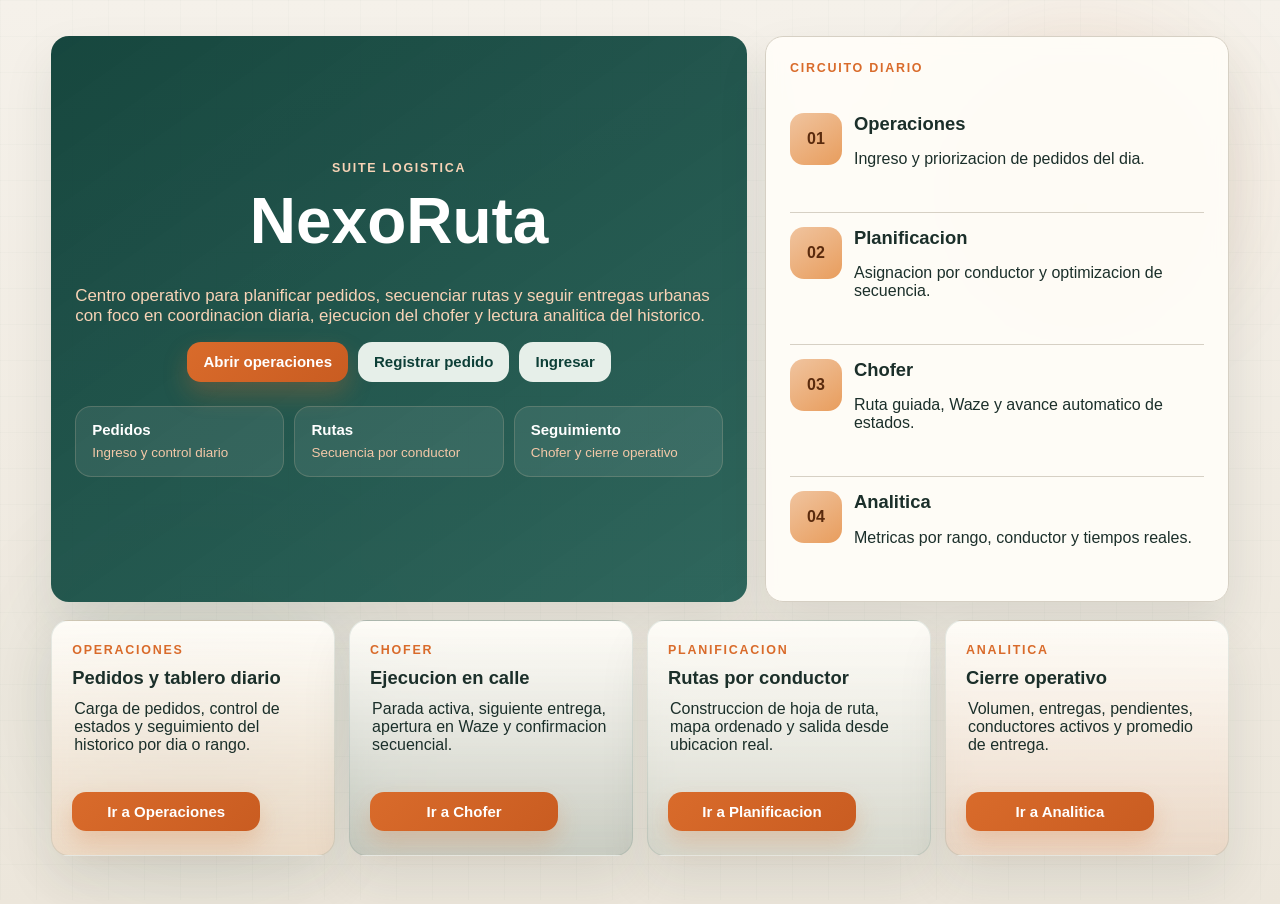
<file: templates/index.html>
<!DOCTYPE html>
<html lang="es">
<head>
  <meta charset="UTF-8">
  <meta name="viewport" content="width=device-width, initial-scale=1.0">
  <title>NexoRuta | Centro logistico</title>
  <link rel="stylesheet" href="/static/style.css?v=20260314-1">
</head>
<body>
  <div class="bg-grid"></div>
  <div class="glow glow-amber"></div>
  <div class="glow glow-cyan"></div>

  <main class="container landing-shell">
    <section class="hero-panel">
      <div class="hero-copy">
        <p class="eyebrow">Suite logistica</p>
        <h1>NexoRuta</h1>
        <p class="lead">
          Centro operativo para planificar pedidos, secuenciar rutas y seguir entregas urbanas
          con foco en coordinacion diaria, ejecucion del chofer y lectura analitica del historico.
        </p>

        <div class="actions">
          <a class="btn btn-primary" href="/dashboard">Abrir operaciones</a>
          <a class="btn btn-secondary" href="/nuevo-envio">Registrar pedido</a>
          <a class="btn btn-secondary" href="/login">Ingresar</a>
        </div>

        <div class="hero-metrics" aria-label="Resumen operativo">
          <div class="hero-metric">
            <strong>Pedidos</strong>
            <span>Ingreso y control diario</span>
          </div>
          <div class="hero-metric">
            <strong>Rutas</strong>
            <span>Secuencia por conductor</span>
          </div>
          <div class="hero-metric">
            <strong>Seguimiento</strong>
            <span>Chofer y cierre operativo</span>
          </div>
        </div>
      </div>

      <div class="hero-aside card">
        <p class="eyebrow">Circuito diario</p>
        <div class="journey-step">
          <span>01</span>
          <div>
            <h3>Operaciones</h3>
            <p>Ingreso y priorizacion de pedidos del dia.</p>
          </div>
        </div>
        <div class="journey-step">
          <span>02</span>
          <div>
            <h3>Planificacion</h3>
            <p>Asignacion por conductor y optimizacion de secuencia.</p>
          </div>
        </div>
        <div class="journey-step">
          <span>03</span>
          <div>
            <h3>Chofer</h3>
            <p>Ruta guiada, Waze y avance automatico de estados.</p>
          </div>
        </div>
        <div class="journey-step">
          <span>04</span>
          <div>
            <h3>Analitica</h3>
            <p>Metricas por rango, conductor y tiempos reales.</p>
          </div>
        </div>
      </div>
    </section>

    <section class="module-grid">
      <article class="card module-card module-ops">
        <p class="eyebrow">Operaciones</p>
        <h3>Pedidos y tablero diario</h3>
        <p>Carga de pedidos, control de estados y seguimiento del historico por dia o rango.</p>
        <a class="btn module-link module-cta" href="/dashboard">Ir a Operaciones</a>
      </article>

      <article class="card module-card module-driver">
        <p class="eyebrow">Chofer</p>
        <h3>Ejecucion en calle</h3>
        <p>Parada activa, siguiente entrega, apertura en Waze y confirmacion secuencial.</p>
        <a class="btn module-link module-cta" href="/dashboard">Ir a Chofer</a>
      </article>

      <article class="card module-card module-plan">
        <p class="eyebrow">Planificacion</p>
        <h3>Rutas por conductor</h3>
        <p>Construccion de hoja de ruta, mapa ordenado y salida desde ubicacion real.</p>
        <a class="btn module-link module-cta" href="/conductores">Ir a Planificacion</a>
      </article>

      <article class="card module-card module-analytics">
        <p class="eyebrow">Analitica</p>
        <h3>Cierre operativo</h3>
        <p>Volumen, entregas, pendientes, conductores activos y promedio de entrega.</p>
        <a class="btn module-link module-cta" href="/analitica">Ir a Analitica</a>
      </article>
    </section>
  </main>
</body>
</html>
</file>
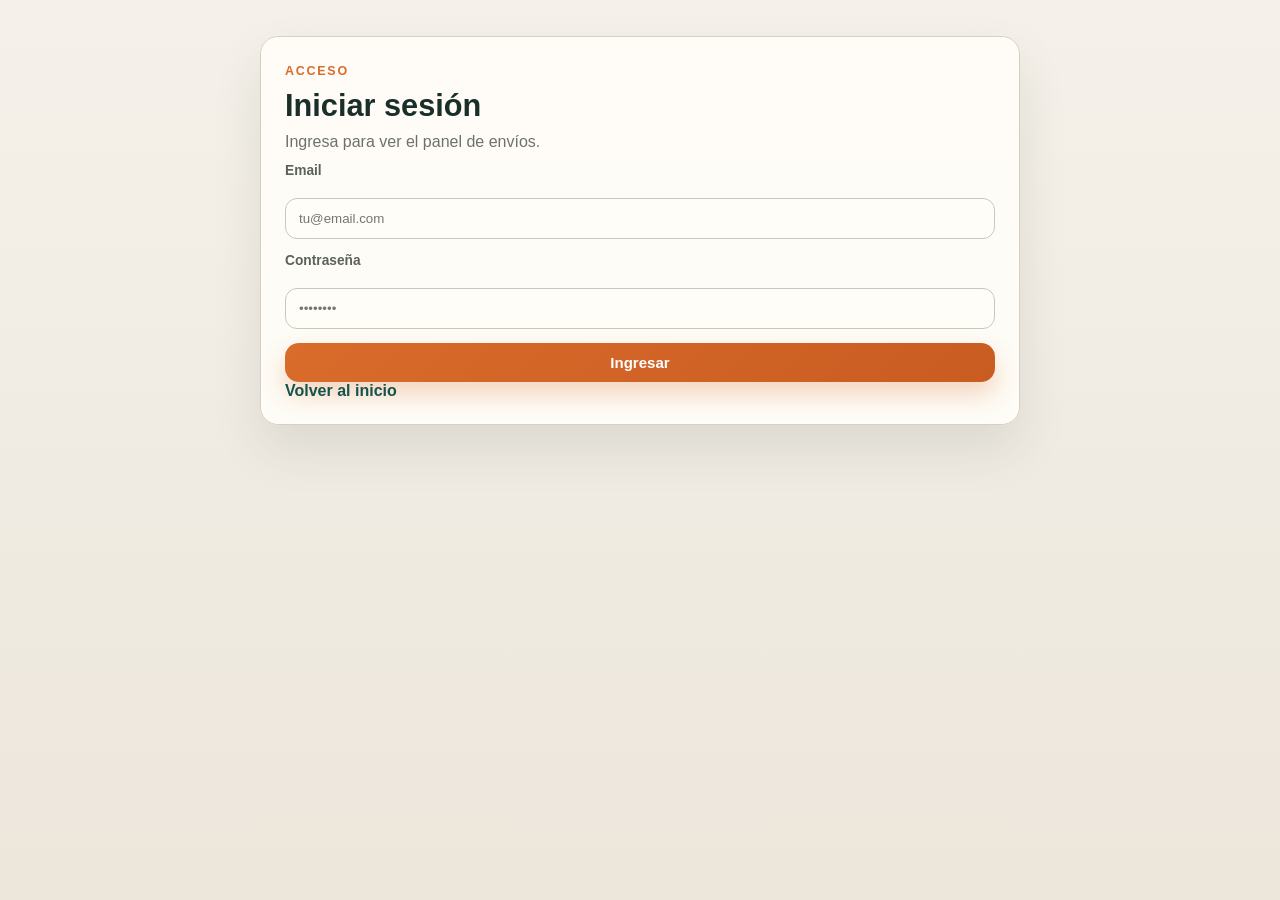
<file: templates/login.html>
<!DOCTYPE html>
<html lang="es">
<head>
  <meta charset="UTF-8">
  <meta name="viewport" content="width=device-width, initial-scale=1.0">
  <title>Login | Ruta Express BA</title>
  <link rel="stylesheet" href="/static/style.css?v=20260314-1">
</head>
<body>
  <main class="container center-page">
    <section class="card form-card">
      <p class="eyebrow">Acceso</p>
      <h2>Iniciar sesión</h2>
      <p class="muted">Ingresa para ver el panel de envíos.</p>

      <form method="post" class="form-grid">
        <label>Email</label>
        <input name="email" type="email" placeholder="tu@email.com" required>

        <label>Contraseña</label>
        <input name="password" type="password" placeholder="••••••••" required>

        <button type="submit" class="btn btn-primary">Ingresar</button>
      </form>

      <a class="text-link" href="/">Volver al inicio</a>
    </section>
  </main>
</body>
</html>
</file>
<file: static/style.css>
:root {
  --bg: #f0ede6;
  --bg-strong: #e4ded2;
  --surface: #fffdf8;
  --surface-alt: #f7f1e7;
  --text: #1b2f2a;
  --muted: #6d716d;
  --primary: #14544a;
  --primary-strong: #0d3f37;
  --accent: #d96b2b;
  --accent-soft: #f4bf92;
  --line: #d6d0c4;
  --shadow: 0 24px 50px rgba(27, 47, 42, 0.10);
  --radius: 18px;
}

* {
  box-sizing: border-box;
}

body {
  margin: 0;
  font-family: "Segoe UI", "Trebuchet MS", Arial, sans-serif;
  background: linear-gradient(180deg, #f5f1ea 0%, #ece6db 100%);
  color: var(--text);
  min-height: 100vh;
  overflow-x: hidden;
}

html {
  overflow-x: hidden;
}

.bg-grid {
  position: fixed;
  inset: 0;
  background-image:
    linear-gradient(rgba(20, 84, 74, 0.04) 1px, transparent 1px),
    linear-gradient(90deg, rgba(20, 84, 74, 0.04) 1px, transparent 1px);
  background-size: 36px 36px;
  pointer-events: none;
  opacity: 0.45;
}

.glow {
  position: fixed;
  border-radius: 50%;
  filter: blur(60px);
  opacity: 0.35;
  pointer-events: none;
}

.glow-amber {
  width: 280px;
  height: 280px;
  background: rgba(217, 107, 43, 0.35);
  top: 40px;
  right: 60px;
}

.glow-cyan {
  width: 320px;
  height: 320px;
  background: rgba(20, 84, 74, 0.22);
  bottom: 40px;
  left: 40px;
}

.container {
  width: min(1180px, 92%);
  margin: 36px auto 48px;
  position: relative;
  z-index: 2;
}

.center-page {
  max-width: 760px;
}

.landing-shell,
.app-shell {
  display: grid;
  gap: 18px;
  min-width: 0;
}

.card {
  background: rgba(255, 253, 248, 0.92);
  border: 1px solid var(--line);
  border-radius: var(--radius);
  box-shadow: var(--shadow);
  backdrop-filter: blur(8px);
  min-width: 0;
}

.hero-panel {
  display: grid;
  grid-template-columns: 1.2fr 0.8fr;
  gap: 18px;
  align-items: stretch;
}

.hero-copy,
.hero-aside,
.form-card,
.form-card.wide,
.driver-card,
.route-focus-card,
.stat-item {
  padding: 24px;
}

.hero-copy {
  background: linear-gradient(145deg, rgba(13, 63, 55, 0.96), rgba(20, 84, 74, 0.88));
  color: #f8f6f0;
  border-radius: var(--radius);
  box-shadow: var(--shadow);
  display: flex;
  flex-direction: column;
  justify-content: center;
  min-height: 100%;
}

.hero-copy .eyebrow,
.hero-copy .lead {
  color: #f8d3b6;
}

.hero-copy h1 {
  color: #fff;
}

.landing-shell .hero-copy {
  text-align: center;
  align-items: center;
}

.landing-shell .hero-copy .lead {
  max-width: 100%;
  width: 100%;
  text-align: left;
}

.landing-shell .hero-copy .actions {
  justify-content: center;
}

.hero-metrics {
  display: grid;
  grid-template-columns: repeat(3, minmax(0, 1fr));
  gap: 10px;
  width: 100%;
  margin-top: 24px;
}

.hero-metric {
  display: grid;
  gap: 6px;
  padding: 14px 16px;
  border-radius: 16px;
  border: 1px solid rgba(248, 211, 182, 0.18);
  background: rgba(255, 255, 255, 0.08);
  text-align: left;
}

.hero-metric strong {
  color: #fff;
  font-size: 0.94rem;
}

.hero-metric span {
  color: #f4c8a8;
  font-size: 0.84rem;
  line-height: 1.35;
}

.hero-aside {
  display: grid;
  gap: 14px;
}

.journey-step {
  display: grid;
  grid-template-columns: 52px 1fr;
  gap: 12px;
  align-items: start;
  padding: 14px 0;
  border-top: 1px solid var(--line);
}

.journey-step:first-of-type {
  border-top: 0;
}

.journey-step span {
  width: 52px;
  height: 52px;
  border-radius: 14px;
  background: linear-gradient(145deg, #f0c49f, #e89d5d);
  color: #5a2b0e;
  display: inline-flex;
  align-items: center;
  justify-content: center;
  font-weight: 800;
}

.module-grid,
.module-strip,
.route-focus-grid,
.stats-grid,
.driver-grid {
  display: grid;
  gap: 14px;
  min-width: 0;
}

.module-grid {
  grid-template-columns: repeat(4, 1fr);
}

.module-card {
  min-height: 236px;
  padding: 22px 20px 24px;
  display: flex;
  flex-direction: column;
  align-items: flex-start;
  justify-content: flex-start;
  transition: transform 0.18s ease, box-shadow 0.22s ease, border-color 0.22s ease;
  border-color: rgba(20, 84, 74, 0.10);
}

.module-link {
  margin-top: auto;
  min-width: 188px;
  justify-content: center;
}

.module-card:hover {
  transform: translateY(-4px);
  box-shadow: 0 28px 42px rgba(27, 47, 42, 0.14);
  border-color: rgba(20, 84, 74, 0.22);
}

.module-card h3 {
  margin-bottom: 12px;
}

.module-card p:not(.eyebrow) {
  margin: 0 0 18px;
  padding-left: 2px;
  max-width: 28ch;
}

.module-cta {
  background: linear-gradient(135deg, var(--accent), #c95c21);
  color: #fff;
  box-shadow: 0 12px 24px rgba(217, 107, 43, 0.24);
}

.module-cta:hover {
  background: linear-gradient(135deg, #c95c21, #a94a18);
}

.module-ops {
  background: linear-gradient(180deg, rgba(255, 253, 248, 0.96), rgba(244, 191, 146, 0.26));
}

.module-plan {
  background: linear-gradient(180deg, rgba(255, 253, 248, 0.96), rgba(20, 84, 74, 0.10));
}

.module-driver {
  background: linear-gradient(180deg, rgba(255, 253, 248, 0.96), rgba(13, 63, 55, 0.16));
}

.module-analytics {
  background: linear-gradient(180deg, rgba(255, 253, 248, 0.96), rgba(217, 107, 43, 0.12));
}

.control-bar,
.dashboard-head,
.route-driver-banner {
  display: flex;
  justify-content: space-between;
  align-items: center;
  gap: 16px;
  padding: 22px 24px;
  min-width: 0;
}

.workspace-card,
.table-card {
  padding: 14px;
  min-width: 0;
}

.workspace-head {
  display: flex;
  justify-content: space-between;
  align-items: end;
  gap: 16px;
  padding: 8px 10px 14px;
  min-width: 0;
}

.strip-card {
  padding: 18px 20px;
}

.strip-live {
  background: linear-gradient(145deg, rgba(20, 84, 74, 0.92), rgba(13, 63, 55, 0.86));
  color: #fff8f2;
}

.strip-live .eyebrow,
.strip-live p {
  color: #f6d4b6;
}

h1, h2, h3 {
  margin: 0 0 10px;
  line-height: 1.15;
}

h1 {
  font-size: clamp(2.4rem, 5vw, 4.4rem);
}

h2 {
  font-size: clamp(1.6rem, 2.4vw, 2.4rem);
}

h3 {
  font-size: 1.15rem;
}

.lead {
  font-size: 1.06rem;
  max-width: 60ch;
}

.eyebrow {
  display: inline-block;
  margin: 0 0 10px;
  font-size: 0.78rem;
  font-weight: 800;
  letter-spacing: 0.14em;
  text-transform: uppercase;
  color: var(--accent);
}

.muted {
  color: var(--muted);
  margin: 0 0 12px;
}

.actions,
.filter-actions {
  display: flex;
  gap: 10px;
  flex-wrap: wrap;
  align-items: center;
  min-width: 0;
}

.btn {
  display: inline-flex;
  align-items: center;
  justify-content: center;
  border-radius: 14px;
  padding: 12px 16px;
  border: 0;
  text-decoration: none;
  cursor: pointer;
  font-size: 0.94rem;
  font-weight: 700;
  line-height: 1;
  font-family: inherit;
  transition: transform 0.15s ease, box-shadow 0.2s ease, background 0.2s ease;
  max-width: 100%;
  text-align: center;
}

.btn:hover {
  transform: translateY(-1px);
}

.btn-primary {
  background: linear-gradient(135deg, var(--accent), #c95c21);
  color: #fff;
  box-shadow: 0 12px 24px rgba(217, 107, 43, 0.28);
}

.btn-secondary {
  background: #e6efe9;
  color: var(--primary-strong);
}

.btn-success {
  background: linear-gradient(135deg, #1b8f5a, #0f6e43);
  color: #fff;
}

.btn-danger {
  background: linear-gradient(135deg, #c44747, #9f2f2f);
  color: #fff;
}

.btn-ghost {
  background: transparent;
  color: var(--primary);
  border: 1px solid var(--line);
}

.text-link {
  color: var(--primary);
  text-decoration: none;
  font-weight: 700;
}

.text-link:hover {
  text-decoration: underline;
}

.form-grid {
  display: grid;
  gap: 14px;
}

.form-grid.two-cols {
  grid-template-columns: 1fr 1fr;
}

.full-col {
  grid-column: 1 / -1;
}

label,
.filter-block span {
  display: block;
  font-size: 0.86rem;
  font-weight: 700;
  color: #5a615a;
  margin-bottom: 6px;
}

input,
.status-select {
  width: 100%;
  padding: 12px 13px;
  border: 1px solid #cbc6ba;
  border-radius: 12px;
  background: rgba(255, 253, 248, 0.9);
  color: var(--text);
  outline: none;
}

input:focus,
.status-select:focus {
  border-color: var(--accent);
  box-shadow: 0 0 0 3px rgba(217, 107, 43, 0.14);
}

.filters-bar {
  padding: 8px 10px 12px;
}

.filters-grid {
  display: grid;
  grid-template-columns: repeat(6, minmax(0, 1fr));
  gap: 12px;
  align-items: end;
  min-width: 0;
}

.filter-block {
  min-width: 0;
}

.filter-search {
  grid-column: span 2;
}

.filter-actions {
  grid-column: 1 / -1;
  padding-top: 4px;
}

.stats-grid {
  grid-template-columns: repeat(3, minmax(0, 1fr));
}

.stats-grid-wide {
  grid-template-columns: repeat(6, minmax(0, 1fr));
}

.stat-item {
  background: linear-gradient(180deg, rgba(255, 253, 248, 0.96), rgba(228, 222, 210, 0.6));
}

.stat-item p {
  margin: 0 0 8px;
  color: var(--muted);
}

.stat-highlight {
  background: linear-gradient(145deg, rgba(20, 84, 74, 0.96), rgba(13, 63, 55, 0.88));
  color: #fff8f2;
}

.stat-highlight p {
  color: #f6d4b6;
}

.table-wrap {
  width: 100%;
  overflow-x: auto;
  overflow-y: hidden;
}

table {
  width: 100%;
  min-width: 780px;
  border-collapse: collapse;
}

thead th {
  padding: 12px;
  text-align: left;
  font-size: 0.82rem;
  text-transform: uppercase;
  letter-spacing: 0.08em;
  color: #4e594f;
  background: #f3ede3;
}

tbody td {
  padding: 13px 12px;
  border-top: 1px solid #e2dbcf;
  font-size: 0.95rem;
}

tbody tr:hover {
  background: rgba(20, 84, 74, 0.04);
}

.badge {
  display: inline-block;
  padding: 5px 10px;
  border-radius: 999px;
  font-size: 0.8rem;
  font-weight: 800;
}

.badge-pendiente {
  background: #fff1e4;
  color: #a54e17;
  border: 1px solid #f1c6a7;
}

.badge-en_ruta {
  background: #e1efe9;
  color: #14544a;
  border: 1px solid #afd2c6;
}

.badge-entregado {
  background: #edf8f2;
  color: #19724a;
  border: 1px solid #bde3ce;
}

.empty-state {
  margin: 12px 8px 6px;
  color: var(--muted);
  font-size: 0.95rem;
}

.map-box {
  width: 100%;
  height: 420px;
  border: 1px solid var(--line);
  border-radius: 14px;
  margin: 8px 0 12px;
}

.route-header-compact {
  align-items: flex-start;
}

.route-header-copy {
  display: grid;
  gap: 8px;
}

.route-header-copy .muted {
  margin: 0;
}

.route-header-meta {
  display: flex;
  flex-wrap: wrap;
  gap: 8px;
}

.route-header-meta span {
  display: inline-flex;
  align-items: center;
  min-height: 34px;
  padding: 7px 11px;
  border-radius: 999px;
  border: 1px solid rgba(20, 84, 74, 0.12);
  background: rgba(230, 239, 233, 0.8);
  color: #36534d;
  font-size: 0.84rem;
  font-weight: 700;
}

.route-mobile-summary {
  display: grid;
  grid-template-columns: repeat(3, minmax(0, 1fr));
  gap: 14px;
}

.route-mobile-pill {
  padding: 18px 20px;
}

.route-mobile-pill .muted,
.route-mobile-pill h3 {
  margin-bottom: 0;
}

.route-focus-grid {
  grid-template-columns: 1.3fr 1fr 1fr;
}

.route-focus-card {
  padding: 20px;
}

.route-focus-active {
  border: 1px solid rgba(217, 107, 43, 0.3);
  box-shadow: 0 18px 36px rgba(217, 107, 43, 0.12);
}

.route-address {
  font-size: 1.04rem;
  font-weight: 800;
  color: #243a35;
  margin: 0 0 10px;
}

.route-mini-list {
  margin: 0;
  padding-left: 18px;
}

.route-mini-list li {
  margin-bottom: 6px;
}

.route-driver-banner {
  background: linear-gradient(145deg, rgba(20, 84, 74, 0.92), rgba(13, 63, 55, 0.86));
  color: #fff8f2;
}

.route-driver-banner .eyebrow,
.route-driver-banner .muted {
  color: #f4c8a8;
}

.route-driver-copy {
  display: grid;
  gap: 8px;
}

.route-driver-copy .muted,
.route-driver-copy h3 {
  margin-bottom: 0;
}

.route-driver-actions {
  margin-left: auto;
}

.btn-driver-nav,
.btn-driver-action {
  min-height: 52px;
}

.route-map-card {
  padding-bottom: 16px;
}

.route-legend {
  display: flex;
  gap: 16px;
  flex-wrap: wrap;
  align-items: center;
  margin: 0 0 8px;
  padding: 0 4px;
}

.route-legend-item {
  display: inline-flex;
  align-items: center;
  gap: 8px;
  color: #5a615a;
  font-size: 0.9rem;
}

.route-alert {
  margin: 10px 0 4px;
  padding: 14px 16px;
  border-radius: 14px;
  background: rgba(217, 107, 43, 0.10);
  border: 1px solid rgba(217, 107, 43, 0.24);
}

.route-alert-text {
  margin: 0;
  color: #7b3a14;
  font-weight: 700;
}

.route-debug-card {
  padding-top: 8px;
}

.route-debug-details summary {
  list-style: none;
  cursor: pointer;
  display: flex;
  align-items: center;
  justify-content: space-between;
  gap: 12px;
  padding: 14px 16px;
  border-radius: 14px;
  background: rgba(230, 239, 233, 0.72);
  color: var(--primary-strong);
  font-weight: 800;
}

.route-debug-details summary::-webkit-details-marker {
  display: none;
}

.route-debug-details summary::after {
  content: "+";
  font-size: 1.2rem;
  line-height: 1;
}

.route-debug-details[open] summary::after {
  content: "-";
}

.route-debug-details .table-wrap {
  margin-top: 14px;
}

.route-dot {
  width: 12px;
  height: 12px;
  border-radius: 999px;
}

.route-dot-origin {
  background: #ff8c42;
  border: 2px solid #d94b2b;
}

.route-dot-stop {
  background: #98bcb3;
  border: 2px solid var(--primary);
}

.route-stop-marker {
  background: transparent;
  border: 0;
}

.route-stop-pin {
  width: 28px;
  height: 28px;
  border-radius: 999px;
  display: flex;
  align-items: center;
  justify-content: center;
  font-size: 0.82rem;
  font-weight: 800;
  color: #fff;
  border: 3px solid var(--primary-strong);
  background: #7ea79e;
  box-shadow: 0 8px 16px rgba(27, 47, 42, 0.18);
}

.route-stop-pin.en_ruta {
  background: var(--accent);
  border-color: #b8521c;
}

.route-stop-pin.entregado {
  background: #1b8f5a;
  border-color: #0f6e43;
}

.driver-grid {
  grid-template-columns: repeat(3, minmax(0, 1fr));
}

.driver-actions,
.status-form {
  display: flex;
  gap: 8px;
  align-items: center;
  flex-wrap: wrap;
}

.btn-mini {
  padding: 9px 12px;
  border-radius: 10px;
  background: var(--primary-strong);
  color: #fff;
  font-size: 0.82rem;
}

@media (max-width: 1100px) {
  .module-grid,
  .stats-grid-wide {
    grid-template-columns: repeat(2, minmax(0, 1fr));
  }

  .filters-grid {
    grid-template-columns: repeat(2, minmax(0, 1fr));
  }

  .filter-search {
    grid-column: span 2;
  }

  .control-bar,
  .workspace-head {
    flex-direction: column;
    align-items: flex-start;
  }

  .control-bar .actions,
  .workspace-head .muted {
    width: 100%;
  }

  .control-bar .actions .btn {
    flex: 1 1 160px;
  }

  table {
    min-width: 700px;
  }
}

@media (max-width: 900px) {
  .hero-panel,
  .module-grid,
  .stats-grid,
  .stats-grid-wide,
  .driver-grid,
  .route-focus-grid,
  .module-strip,
  .route-mobile-summary,
  .hero-metrics {
    grid-template-columns: 1fr;
  }

  .dashboard-head,
  .control-bar,
  .row-between,
  .route-driver-banner,
  .workspace-head {
    flex-direction: column;
    align-items: flex-start;
  }

  table {
    min-width: 620px;
  }
}

@media (max-width: 640px) {
  .container {
    width: min(94%, 100%);
    margin-top: 22px;
  }

  .filters-grid,
  .form-grid.two-cols {
    grid-template-columns: 1fr;
  }

  .filter-search {
    grid-column: span 1;
  }

  .hero-copy,
  .hero-aside,
  .form-card,
  .form-card.wide,
  .driver-card,
  .route-focus-card,
  .stat-item,
  .route-mobile-pill {
    padding: 20px;
  }

  .hero-copy {
    padding: 22px 20px;
  }

  .landing-shell .hero-copy {
    text-align: center;
    align-items: flex-start;
  }

  .landing-shell .hero-copy .eyebrow,
  .landing-shell .hero-copy h1 {
    width: 100%;
    text-align: center;
  }

  .landing-shell .hero-copy .lead {
    max-width: 60ch;
    width: auto;
  }

  .landing-shell .hero-copy .actions {
    justify-content: flex-start;
  }

  .hero-metrics {
    margin-top: 18px;
  }

  .hero-metric {
    text-align: left;
  }

  .hero-copy .actions,
  .filter-actions,
  .actions {
    width: 100%;
  }

  .control-bar,
  .workspace-card,
  .strip-card {
    padding-left: 16px;
    padding-right: 16px;
  }

  .control-bar .actions .btn,
  .filter-actions .btn,
  .filter-actions a {
    width: 100%;
  }

  .hero-copy .actions .btn,
  .module-link {
    width: 100%;
    justify-content: center;
  }

  .module-card {
    min-height: 0;
    padding: 18px;
  }

  .module-card p:not(.eyebrow) {
    margin-bottom: 12px;
    max-width: none;
  }

  .journey-step {
    grid-template-columns: 44px 1fr;
    gap: 10px;
    padding: 10px 0;
  }

  .journey-step span {
    width: 44px;
    height: 44px;
    border-radius: 12px;
  }

  .route-header {
    padding: 18px;
  }

  .route-header-actions,
  .route-driver-actions {
    width: 100%;
  }

  .route-header-actions .btn,
  .route-header-actions form,
  .route-header-actions form .btn,
  .route-driver-actions .btn,
  .btn-driver-action {
    width: 100%;
  }

  .route-mobile-summary {
    gap: 10px;
  }

  .route-focus-grid {
    gap: 10px;
  }

  .route-focus-active {
    border-width: 2px;
  }

  .route-address {
    font-size: 1.14rem;
  }

  .route-driver-banner {
    padding: 18px;
  }

  .map-box {
    height: 320px;
    margin-bottom: 10px;
  }

  .route-legend {
    gap: 10px;
  }

  .route-debug-card {
    padding: 10px;
  }

  .route-debug-details summary {
    padding: 12px 14px;
    font-size: 0.94rem;
  }

  table {
    min-width: 0;
  }

  .table-wrap table {
    min-width: 0;
  }

  .table-wrap th:nth-child(4),
  .table-wrap td:nth-child(4),
  .table-wrap th:nth-child(5),
  .table-wrap td:nth-child(5) {
    display: none;
  }

  .table-wrap th,
  .table-wrap td {
    padding-left: 8px;
    padding-right: 8px;
    font-size: 0.86rem;
  }

  .table-wrap th:nth-child(1),
  .table-wrap td:nth-child(1) {
    width: 52px;
  }

  .table-wrap th:nth-child(2),
  .table-wrap td:nth-child(2) {
    width: 94px;
  }
}

@media (max-width: 480px) {
  .container {
    width: calc(100% - 20px);
    margin-top: 16px;
    margin-bottom: 24px;
  }

  .card,
  .control-bar,
  .workspace-card,
  .strip-card,
  .stat-item,
  .module-card,
  .hero-copy,
  .hero-aside,
  .form-card,
  .route-focus-card,
  .route-driver-banner,
  .route-mobile-pill {
    overflow-x: hidden;
  }

  .actions,
  .filter-actions,
  .control-bar .actions {
    gap: 8px;
  }

  .btn,
  .control-bar .actions .btn,
  .filter-actions .btn,
  .filter-actions a,
  .hero-copy .actions .btn,
  .module-link {
    min-width: 0;
    width: 100%;
    padding-left: 12px;
    padding-right: 12px;
    font-size: 0.9rem;
  }

  .workspace-head,
  .control-bar > div,
  .workspace-head > div,
  .workspace-head .muted,
  .filter-block,
  .stat-item,
  .strip-card,
  .module-card,
  .hero-metric {
    width: 100%;
    min-width: 0;
  }

  .table-wrap {
    margin-left: -2px;
    margin-right: -2px;
  }

  .table-wrap th:nth-child(2),
  .table-wrap td:nth-child(2),
  .table-wrap th:nth-child(7),
  .table-wrap td:nth-child(7) {
    display: none;
  }

  .table-wrap th,
  .table-wrap td {
    font-size: 0.8rem;
    padding-left: 6px;
    padding-right: 6px;
  }
}
</file>
